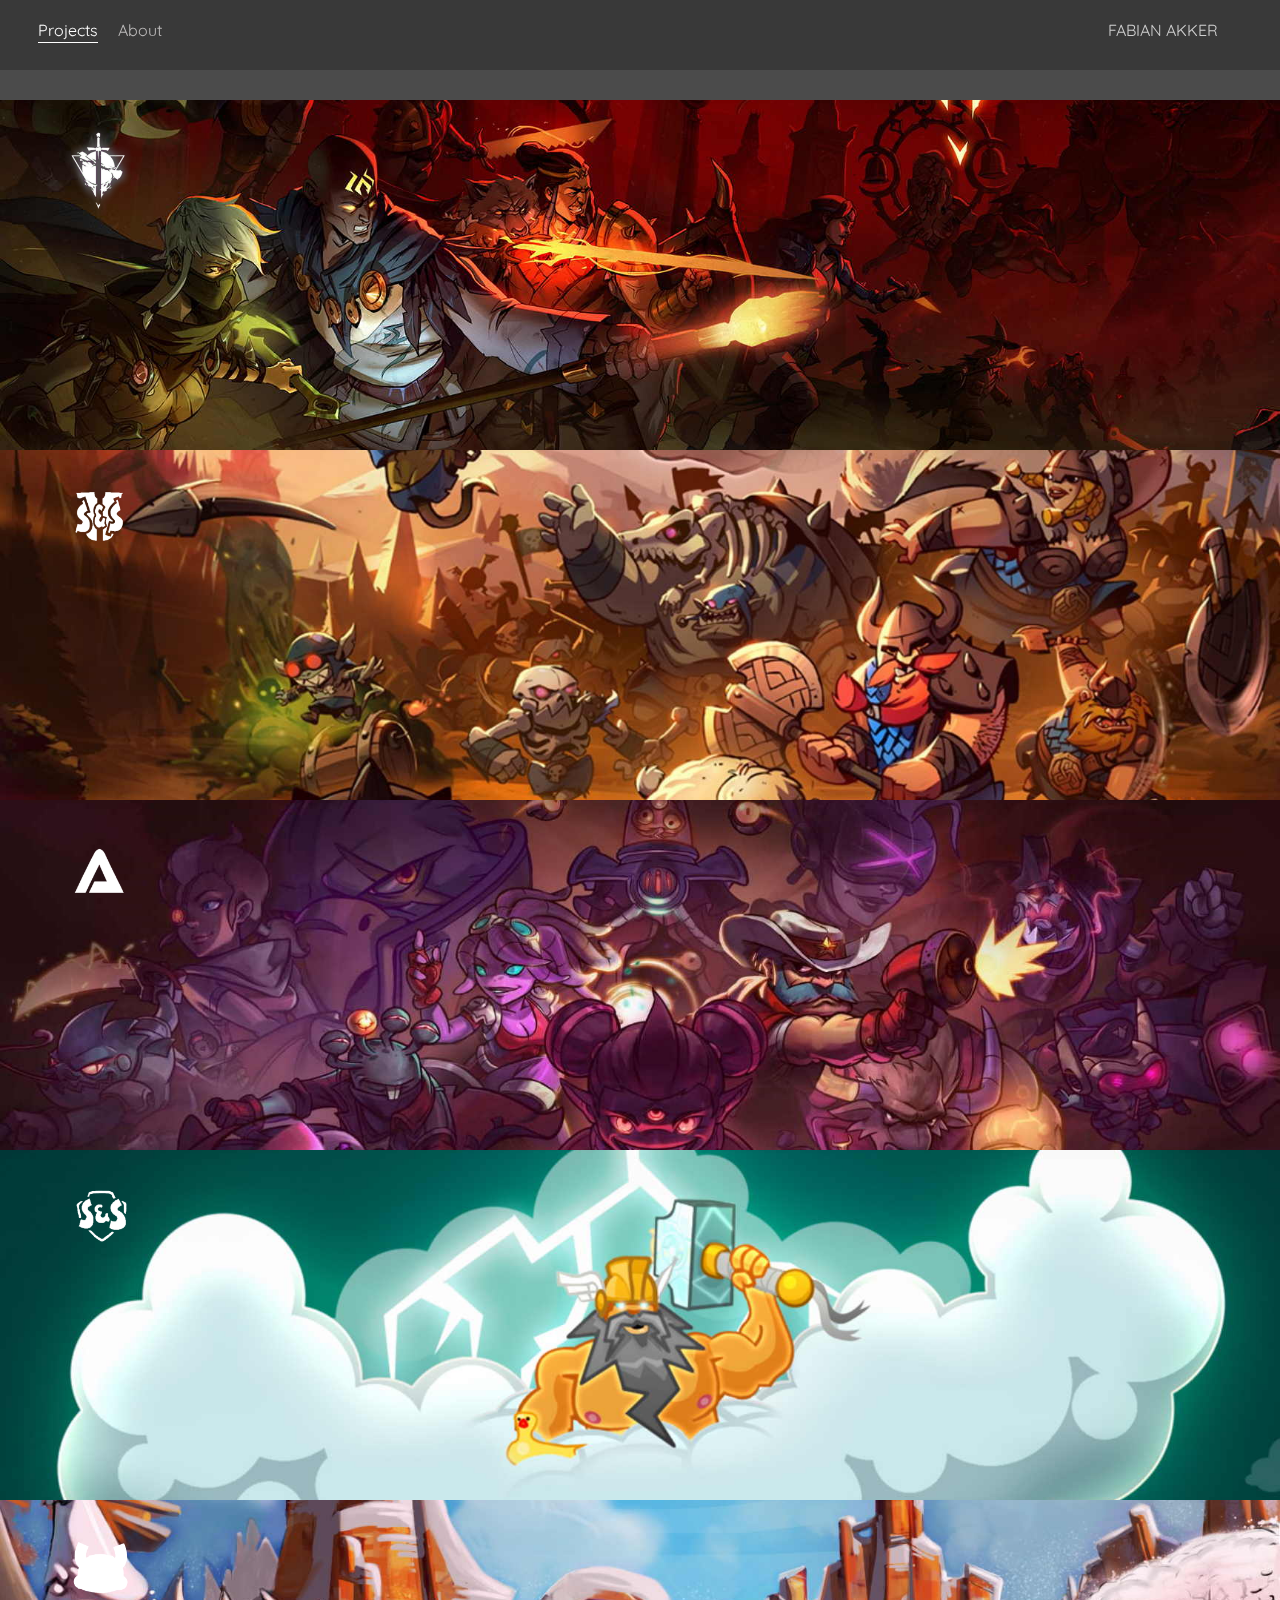
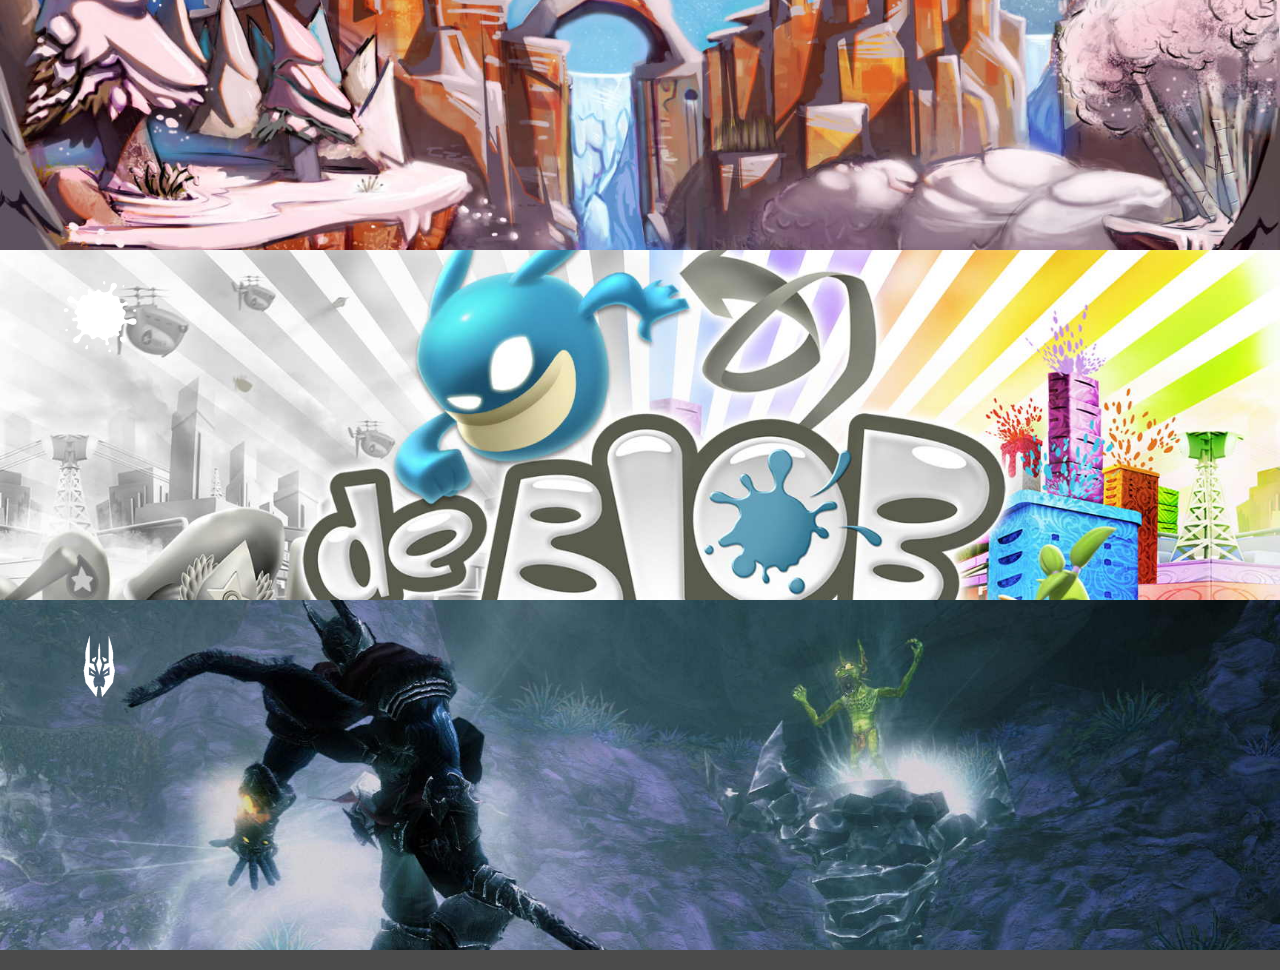
<file: index.html>
<html>
<head>
    <meta charset="utf-8" />
    <title>Fabian Akker - Game Designer</title>
    <link href="https://fonts.googleapis.com/css2?family=Quicksand&display=swap" rel="stylesheet">
    <link rel="stylesheet" href="styles.css">
    <link rel="icon" href="http://fabianakker.com/icon.png">
</head>
<body>
    <div class ="nav-wrapper">
        <div class="nav-wrapper-background">
            <div class="left-side">
                <div class="nav-link-wrapper active-nav-link">
                    <a href="index.html">Projects</a>
                </div>

                <div class="nav-link-wrapper">
                    <a href="about.html">About</a>
                </div>
            </div>
            <div class="right-side">
                <div>FABIAN AKKER</div>
            </div>
        </div>
    </div>
    <div class="container">
        <div class="content-wrapper">
            <div class="portfolio-items-wrapper">
                <a href="project6.html">
                    <div class="portfolio-item-wrapper">
                        <div class="portfolio-img-background" style="background-image:url(images/portfolio06.jpg)">
                        </div>
                        <div class="img-text-wrapper">
                          <div class="logo-wrapper">
                             <img src="images/logos/portfolio06.png">
                         </div>

                         <div class="subtitle">
                            Blightbound is a 3 player class based dungeon crawler, published by Devolver. Release later 2020.
                         </div>
                        
                            <div class="subtitle-role">
                            Lead designer
                            </div>

                         </div>
                     </div>
                </a>
                <a href="project5.html">
                    <div class="portfolio-item-wrapper">
                            <div class="portfolio-img-background" style="background-image:url(images/portfolio05.jpg)">
                            </div>
                        <div class="img-text-wrapper">
                            <div class="logo-wrapper">
                                <img src="images/logos/portfolio05.png">
                            </div>

                            <div class="subtitle">
                                Swords & Soldiers 2 is a sidescrolling RTS. Sequel to the award winning Swords & Soldiers. 
                            </div>
                            
                            <div class="subtitle-role">
                                Lead designer
                            </div>

                        </div>
                    </div>
                </a>
                <a href="project4.html">
                    <div class="portfolio-item-wrapper">
                        <div class="portfolio-img-background" style="background-image:url(images/portfolio04.jpg)">
                        </div>
                        <div class="img-text-wrapper">
                            <div class="logo-wrapper">
                                <img src="images/logos/portfolio04.png">
                            </div>

                            <div class="subtitle">
                                Awesomenauts is a 2D sidescrolling MOBA for console and PC. The game won Best PC/Console Game, Best Visual Design Dutch Game Award and Control Industry Award in 2012.
                            </div>
                            
                            <div class="subtitle-role">
                                Lead designer
                            </div>

                        </div>
                    </div>
                </a>
                <a href="project3.html">
                    <div class="portfolio-item-wrapper">
                        <div class="portfolio-img-background" style="background-image:url(images/portfolio03.jpg)">
                        </div>
                        <div class="img-text-wrapper">
                            <div class="logo-wrapper">
                                <img src="images/logos/portfolio03.png">
                            </div>

                            <div class="subtitle">
                                Swords & Soldiers is a sidescrolling RTS. Won Control Industry Award 2009, Innovative Design Dutch Game Award 2009, best game and best overall project EuroPrix 2009.
                            </div>
                            
                            <div class="subtitle-role">
                                Lead designer
                            </div>

                        </div>
                    </div>
                </a>
                <a href="project2.html">
                    <div class="portfolio-item-wrapper">
                        <div class="portfolio-img-background" style="background-image:url(images/portfolio02.jpg)">
                        </div>
                        <div class="img-text-wrapper">
                            <div class="logo-wrapper">
                                <img src="images/logos/portfolio02.png">
                            </div>

                            <div class="subtitle">
                                Snowball earth is a cancelled project by Ronimo Games for Wii.
                            </div>
                            
                            <div class="subtitle-role">
                                Lead designer
                            </div>

                        </div>
                    </div>
                </a>
                <a href="project1.html">
                    <div class="portfolio-item-wrapper">
                        <div class="portfolio-img-background" style="background-image:url(images/portfolio01.jpg)">
                        </div>
                        <div class="img-text-wrapper">
                            <div class="logo-wrapper">
                                <img src="images/logos/portfolio01.png">
                            </div>

                            <div class="subtitle">
                                De Blob is a creative action game developed as student project at the HKU. The rights were later sold to THQ and the game was recreated for console and PC.
                            </div>

                            <div class="subtitle-role">
                                Lead designer
                            </div>

                        </div>
                    </div>
                </a>
                <a href="project0.html">
                    <div class="portfolio-item-wrapper">
                        <div class="portfolio-img-background" style="background-image:url(images/portfolio00.jpg)">
                        </div>
                        <div class="img-text-wrapper">
                            <div class="logo-wrapper">
                                <img src="images/logos/portfolio00.png">
                            </div>

                            <div class="subtitle">
                                Overlord is an action role-playing game developed by Triumph Studios. Released in 2006.
                            </div>

                            <div class="subtitle-role">
                                Level designer
                            </div>

                        </div>
                    </div>
                </a>
            </div>
        </div>

    </div>
</body>
<script>
    const portfolioItems = document.querySelectorAll('.portfolio-item-wrapper')

    portfolioItems.forEach(portfolioItem => {
        portfolioItem.addEventListener('mouseover', () => {
            console.log(portfolioItem.childNodes[3].classList);
            portfolioItem.childNodes[1].classList.add('img-darken');
            portfolioItem.childNodes[3].classList.add('text-visible');
        })
        portfolioItem.addEventListener('mouseout', () => {
            console.log(portfolioItem.childNodes[1].classList);
            portfolioItem.childNodes[1].classList.remove('img-darken');
            portfolioItem.childNodes[3].classList.remove('text-visible');
        })

    })

</script>
</html>
</file>
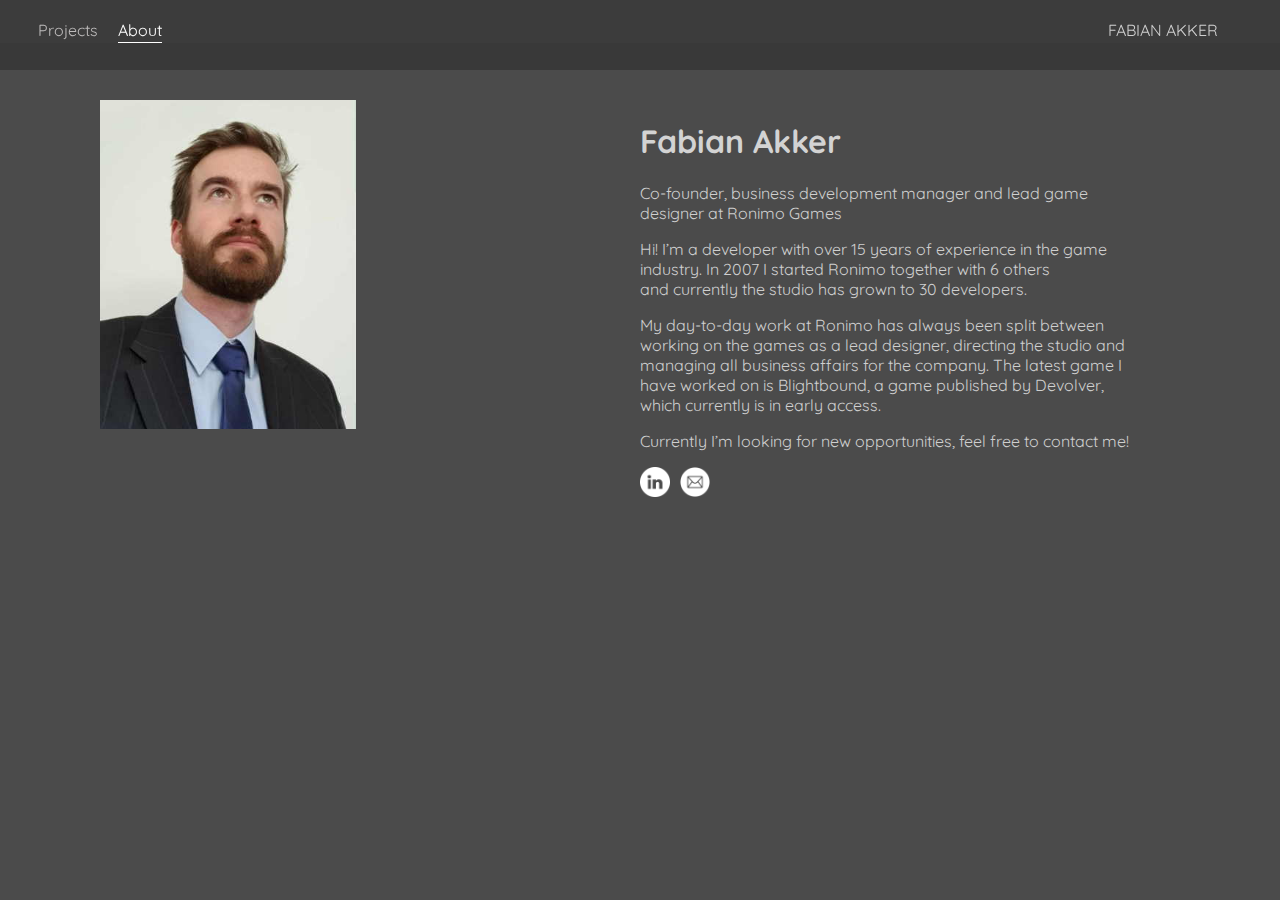
<file: about.html>
<html>
<head>
    <meta charset="utf-8" />
    <title>Fabian Akker - About</title>
    <link href="https://fonts.googleapis.com/css2?family=Quicksand&display=swap" rel="stylesheet">
    <link rel="stylesheet" href="styles.css">
    <link rel="icon" href="http://fabianakker.com/icon.png">
</head>
<body>
    <div class ="nav-wrapper">
        <div class="nav-wrapper-background" style="background-image:url(images/backdrop.jpg)">
            <div class="left-side">
                <div class="nav-link-wrapper">
                    <a href="index.html">Projects</a>
                </div>

                <div class="nav-link-wrapper active-nav-link">
                    <a href="about.html">About</a>
                </div>
            </div>
            <div class="right-side">
                <div>FABIAN AKKER</div>
            </div>
        </div>
    </div>
    <div class="container">
        <div class="content-wrapper">
            <div class="two-column-about-wrapper">
                <div class="profile-image-wrapper">
                    <img src="images/profile.jpg">
                </div>
                <div class="profile-content-about-wrapper">
                    <h1>Fabian Akker</h1>
                    <p>Co-founder, business development manager and lead game designer at Ronimo Games</p>
                    <p>Hi! I’m a developer with over 15 years of experience in the game industry. In 2007 I started Ronimo together with 6 others and currently the studio has grown to 30 developers. </p>
                    <p>My day-to-day work at Ronimo has always been split between working on the games as a lead designer, directing the studio and managing all business affairs for the company. The latest game I have worked on is Blightbound, a game published by Devolver, which currently is in early access.</p>
                    <p>Currently I’m looking for new opportunities, feel free to contact me!</p>
                    <div class="img-wrapper-contact">
                        <a href="https://www.linkedin.com/in/fabianakker">
                            <img src="images/linkedin.png">
                        </a>
                        <span class="space">
                        </span>
                        <a  href="mailto:fabianakker@gmail.com">
                            <img src="images/email.png">
                        </a>
                </div>
            </div>
        </div>

    </div>
</body>
</html>
</file>
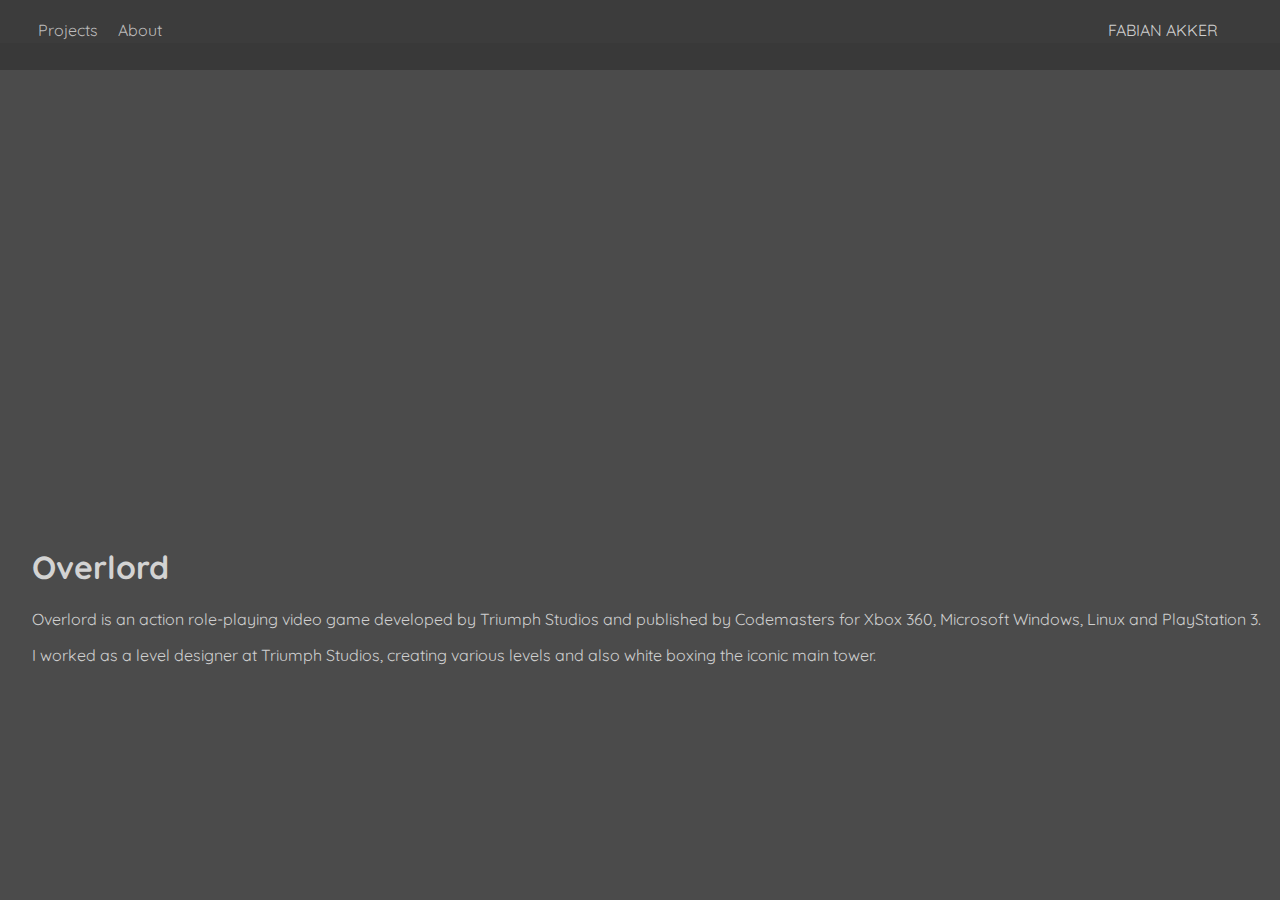
<file: project0.html>
<html>
<head>
    <meta charset="utf-8" />
    <title>Fabian Akker - Overlord</title>
    <link href="https://fonts.googleapis.com/css2?family=Quicksand&display=swap" rel="stylesheet">
    <link rel="stylesheet" href="styles.css">
    <link rel="icon" href="http://fabianakker.com/icon.png">
</head>
<body>
    <div class ="nav-wrapper">
        <div class="nav-wrapper-background" style="background-image:url(images/backdrop.jpg)">
            <div class="left-side">
                <div class="nav-link-wrapper">
                    <a href="index.html">Projects</a>
                </div>

                <div class="nav-link-wrapper">
                    <a href="about.html">About</a>
                </div>
            </div>
            <div class="right-side">
                <div>FABIAN AKKER</div>
            </div>
        </div>
    </div>
    <div class="container">
        <div class="content-wrapper">
            <div class="two-column-wrapper">

                <div class="video-wrapper">
                    <iframe width="728" height="410" src="https://www.youtube.com/embed/r4uIDw6tp8k" frameborder="0" allow="accelerometer; autoplay; encrypted-media; gyroscope; picture-in-picture" allowfullscreen></iframe>
                </div>

                <div class="profile-content-wrapper">
                    <h1>Overlord</h1>

                    <p>Overlord is an action role-playing video game developed by Triumph Studios and published by Codemasters for Xbox 360, Microsoft Windows, Linux and PlayStation 3.</p>
                    <p>I worked as a level designer at Triumph Studios, creating various levels and also white boxing the iconic main tower.</p> 

                </div>
            </div>
        </div>

    </div>
</body>
</html>
</file>
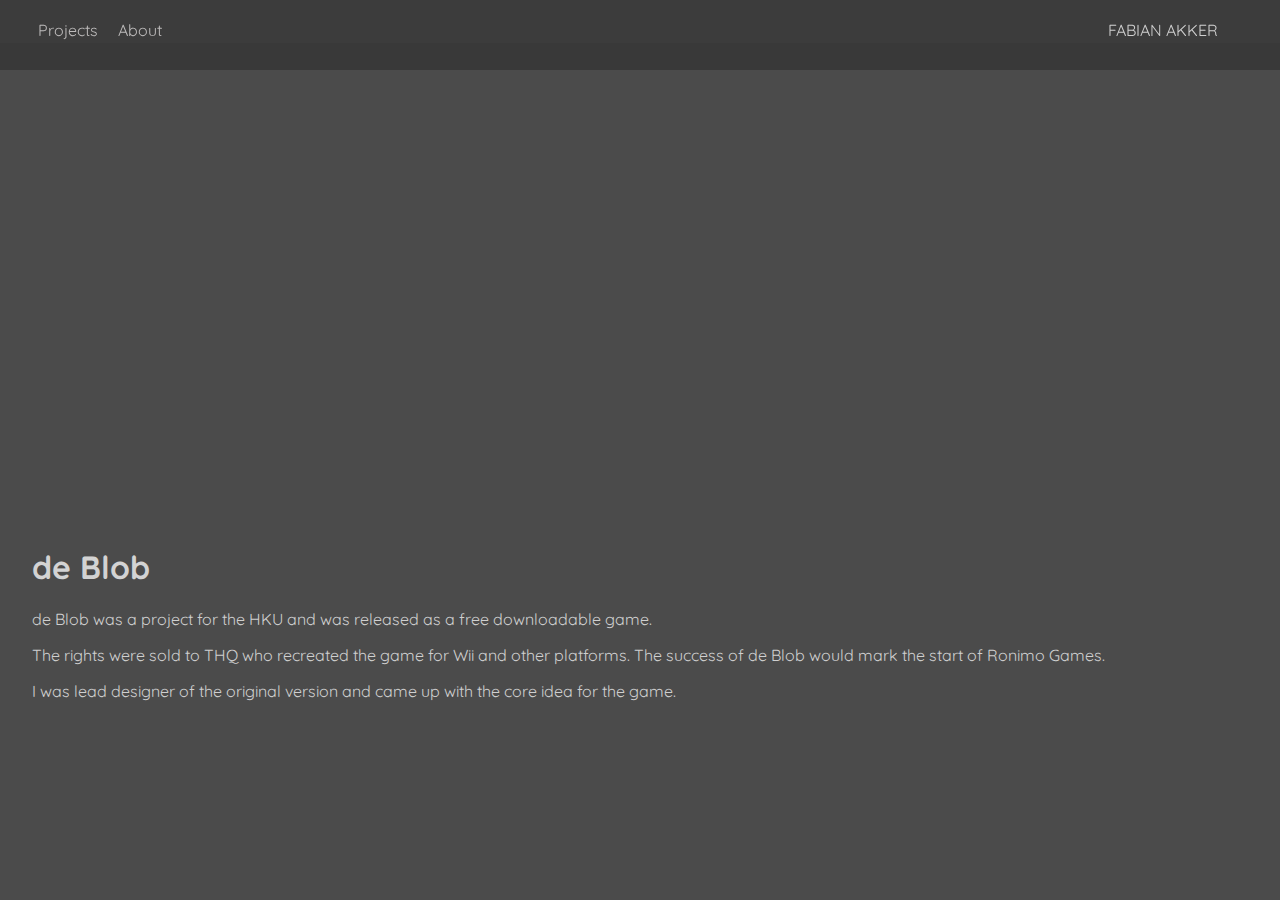
<file: project1.html>
<html>
<head>
    <meta charset="utf-8" />
    <title>Fabian Akker - de Blob</title>
    <link href="https://fonts.googleapis.com/css2?family=Quicksand&display=swap" rel="stylesheet">
    <link rel="stylesheet" href="styles.css">
    <link rel="icon" href="http://fabianakker.com/icon.png">
</head>
<body>
    <div class ="nav-wrapper">
        <div class="nav-wrapper-background" style="background-image:url(images/backdrop.jpg)">
            <div class="left-side">
                <div class="nav-link-wrapper">
                    <a href="index.html">Projects</a>
                </div>

                <div class="nav-link-wrapper">
                    <a href="about.html">About</a>
                </div>
            </div>
            <div class="right-side">
                <div>FABIAN AKKER</div>
            </div>
        </div>
    </div>
    <div class="container">
        <div class="content-wrapper">
            <div class="two-column-wrapper">

                <div class="video-wrapper">
                    <iframe width="728" height="410" src="https://www.youtube.com/embed/hA9e4DYKJ90" frameborder="0" allow="accelerometer; autoplay; encrypted-media; gyroscope; picture-in-picture" allowfullscreen></iframe>
                </div>

                <div class="profile-content-wrapper">
                    <h1>de Blob</h1>

                    <p>de Blob was a project for the HKU and was released as a free downloadable game.</p>
                    <p>The rights were sold to THQ who recreated the game for Wii and other platforms. The success of de Blob would mark the start of Ronimo Games.</p>
                    <p>I was lead designer of the original version and came up with the core idea for the game.</p>
                    
                </div>
            </div>
        </div>

    </div>
</body>
</html>
</file>
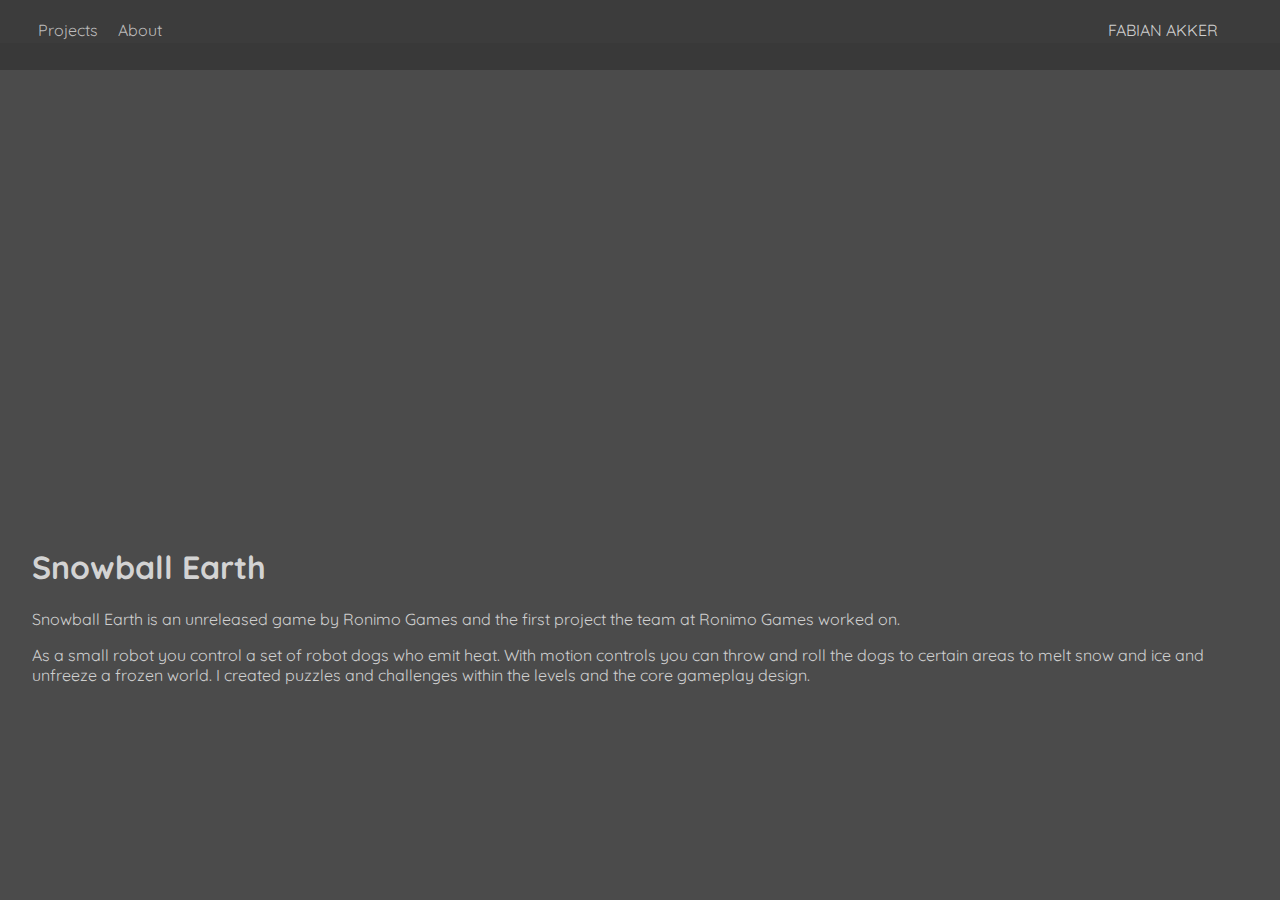
<file: project2.html>
<html>
<head>
    <meta charset="utf-8" />
    <title>Fabian Akker - Snowball Earth</title>
    <link href="https://fonts.googleapis.com/css2?family=Quicksand&display=swap" rel="stylesheet">
    <link rel="stylesheet" href="styles.css">
    <link rel="icon" href="http://fabianakker.com/icon.png">
</head>
<body>
    <div class ="nav-wrapper">
        <div class="nav-wrapper-background" style="background-image:url(images/backdrop.jpg)">
            <div class="left-side">
                <div class="nav-link-wrapper">
                    <a href="index.html">Projects</a>
                </div>

                <div class="nav-link-wrapper">
                    <a href="about.html">About</a>
                </div>
            </div>
            <div class="right-side">
                <div>FABIAN AKKER</div>
            </div>
        </div>
    </div>
    <div class="container">
        <div class="content-wrapper">
            <div class="two-column-wrapper">

                <div class="video-wrapper">
                    <iframe width="728" height="410" src="https://www.youtube.com/embed/Cae6wYVeDrI" frameborder="0" allow="accelerometer; autoplay; encrypted-media; gyroscope; picture-in-picture" allowfullscreen></iframe>
                </div>

                <div class="profile-content-wrapper">
                    <h1>Snowball Earth</h1>

                    <p>Snowball Earth is an unreleased game by Ronimo Games and the first project the team at Ronimo Games worked on.</p>
                    <p>As a small robot you control a set of robot dogs who emit heat. With motion controls you can throw and roll the dogs to certain areas to melt snow and ice and unfreeze a frozen world. I created puzzles and challenges within the levels and the core gameplay design.</p>
                    
                </div>
            </div>
        </div>

    </div>
</body>
</html>
</file>
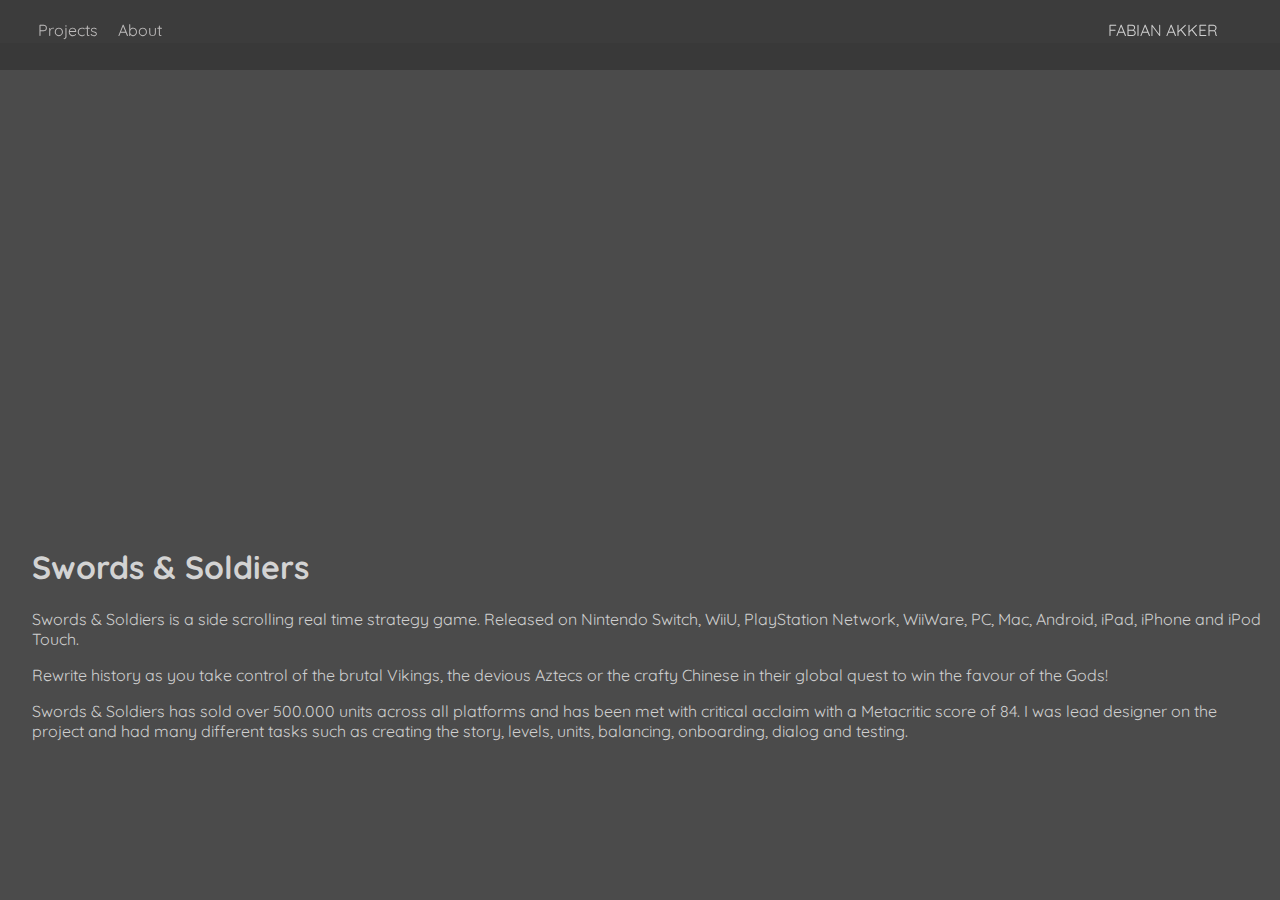
<file: project3.html>
<html>
<head>
    <meta charset="utf-8" />
    <title>Fabian Akker - Swords & Soldiers</title>
    <link href="https://fonts.googleapis.com/css2?family=Quicksand&display=swap" rel="stylesheet">
    <link rel="stylesheet" href="styles.css">
    <link rel="icon" href="http://fabianakker.com/icon.png">
</head>
<body>
    <div class ="nav-wrapper">
        <div class="nav-wrapper-background" style="background-image:url(images/backdrop.jpg)">
            <div class="left-side">
                <div class="nav-link-wrapper">
                    <a href="index.html">Projects</a>
                </div>

                <div class="nav-link-wrapper">
                    <a href="about.html">About</a>
                </div>
            </div>
            <div class="right-side">
                <div>FABIAN AKKER</div>
            </div>
        </div>
    </div>
    <div class="container">
        <div class="content-wrapper">
            <div class="two-column-wrapper">

                <div class="video-wrapper">
                    <iframe width="728" height="410" src="https://www.youtube.com/embed/FlCd1RpZLkk" frameborder="0" allow="accelerometer; autoplay; encrypted-media; gyroscope; picture-in-picture" allowfullscreen></iframe>
                </div>

                <div class="profile-content-wrapper">
                    <h1>Swords & Soldiers</h1>

                    <p>Swords & Soldiers is a side scrolling real time strategy game. Released on Nintendo Switch, WiiU, PlayStation Network, WiiWare, PC, Mac, Android, iPad, iPhone and iPod Touch.</p>
                    <p>Rewrite history as you take control of the brutal Vikings, the devious Aztecs or the crafty Chinese in their global quest to win the favour of the Gods!</p>
                    <p>Swords & Soldiers has sold over 500.000 units across all platforms and has been met with critical acclaim with a Metacritic score of 84. I was lead designer on the project and had many different tasks such as creating the story, levels, units, balancing, onboarding, dialog and testing.</p>
                    
                </div>
            </div>
        </div>

    </div>
</body>
</html>
</file>
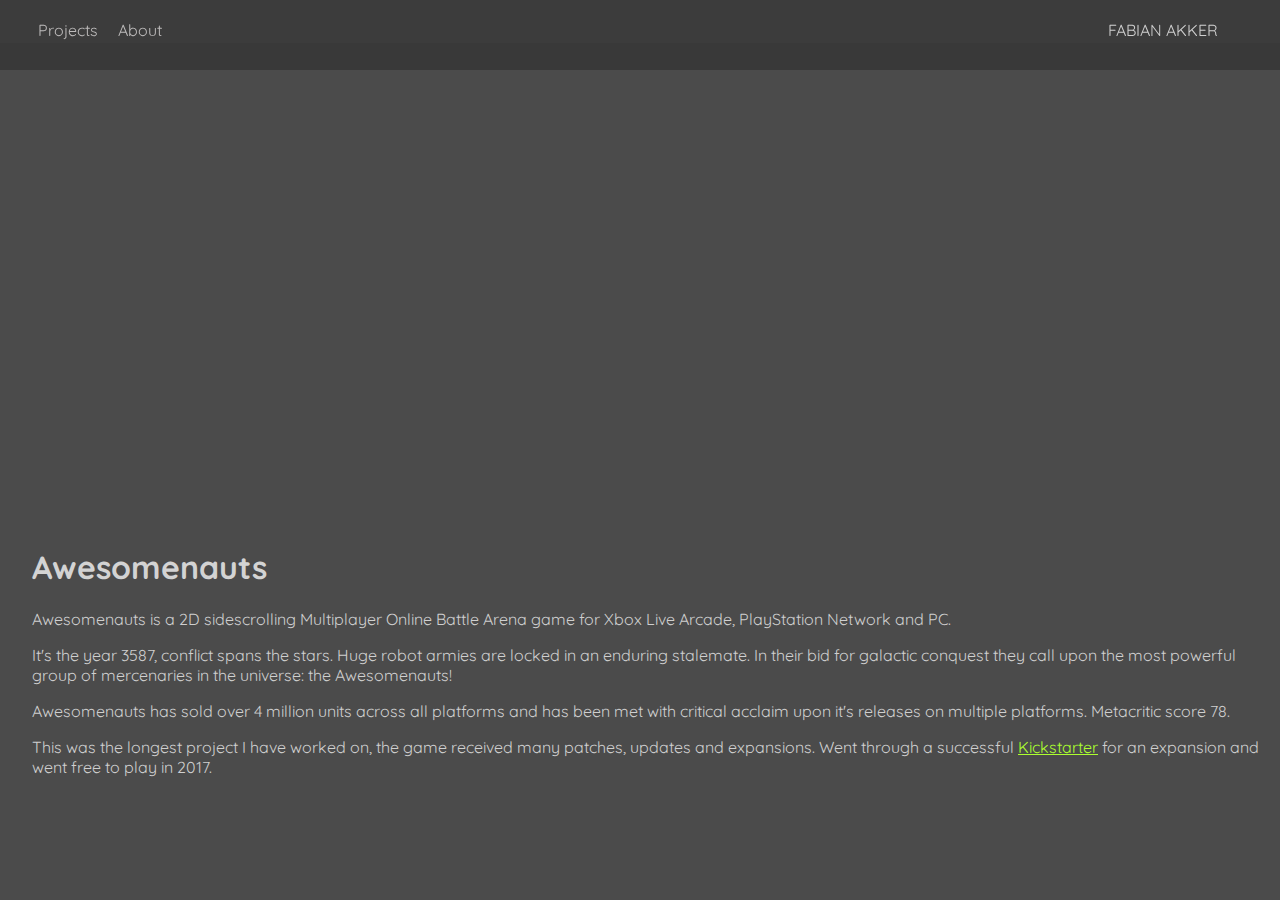
<file: project4.html>
<html>
<head>
    <meta charset="utf-8" />
    <title>Fabian Akker - Awesomenauts</title>
    <link href="https://fonts.googleapis.com/css2?family=Quicksand&display=swap" rel="stylesheet">
    <link rel="stylesheet" href="styles.css">
    <link rel="icon" href="http://fabianakker.com/icon.png">
</head>
<body>
    <div class ="nav-wrapper">
        <div class="nav-wrapper-background" style="background-image:url(images/backdrop.jpg)">
            <div class="left-side">
                <div class="nav-link-wrapper">
                    <a href="index.html">Projects</a>
                </div>

                <div class="nav-link-wrapper">
                    <a href="about.html">About</a>
                </div>
            </div>
            <div class="right-side">
                <div>FABIAN AKKER</div>
            </div>
        </div>
    </div>
    <div class="container">
        <div class="content-wrapper">
            <div class="two-column-wrapper">

                <div class="video-wrapper">
                    <iframe width="728" height="410" src="https://www.youtube.com/embed/FPT5Mi7IGMQ" frameborder="0" allow="accelerometer; autoplay; encrypted-media; gyroscope; picture-in-picture" allowfullscreen></iframe>
                </div>

                <div class="profile-content-wrapper">
                    <h1>Awesomenauts</h1>

                    <p>Awesomenauts is a 2D sidescrolling Multiplayer Online Battle Arena game for Xbox Live Arcade, PlayStation Network and PC.</p>
                    <p>It's the year 3587, conflict spans the stars. Huge robot armies are locked in an enduring stalemate. In their bid for galactic conquest they call upon the most powerful group of mercenaries in the universe: the Awesomenauts!</p>
                    <p>Awesomenauts has sold over 4 million units across all platforms and has been met with critical acclaim upon it's releases on multiple platforms. Metacritic score 78.</p>
                    <p>This was the longest project I have worked on, the game received many patches, updates and expansions. Went through a successful <a href="https://www.kickstarter.com/projects/ronimo/awesomenauts-starstorm" class="wrapper-link">Kickstarter</a> for an expansion and went free to play in 2017.</p>
                    
                </div>
            </div>
        </div>

    </div>
</body>
</html>
</file>
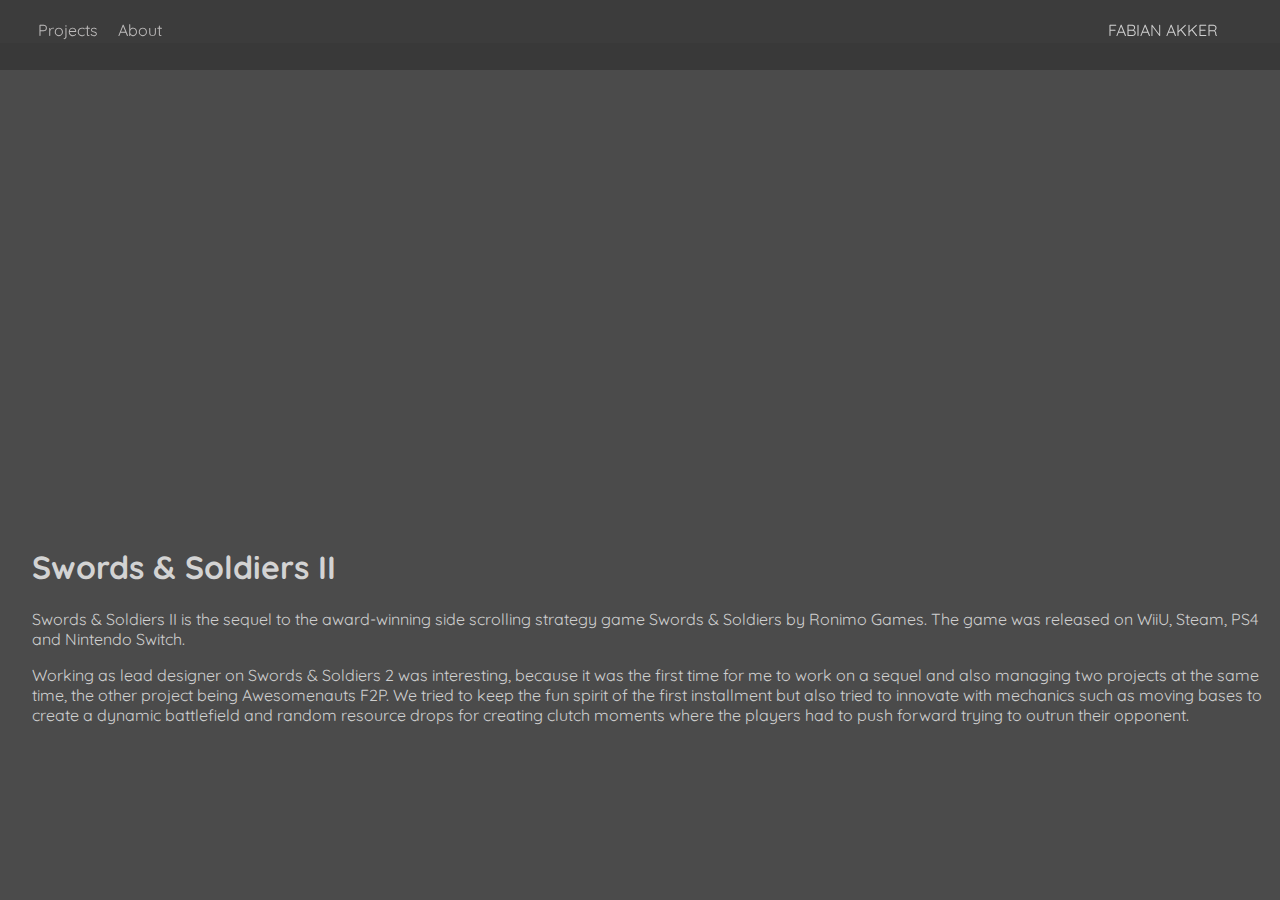
<file: project5.html>
<html>
<head>
    <meta charset="utf-8" />
    <title>Fabian Akker - Swords & Soldiers II</title>
    <link href="https://fonts.googleapis.com/css2?family=Quicksand&display=swap" rel="stylesheet">
    <link rel="stylesheet" href="styles.css">
    <link rel="icon" href="http://fabianakker.com/icon.png">
</head>
<body>
    <div class ="nav-wrapper">
        <div class="nav-wrapper-background" style="background-image:url(images/backdrop.jpg)">
            <div class="left-side">
                <div class="nav-link-wrapper">
                    <a href="index.html">Projects</a>
                </div>

                <div class="nav-link-wrapper">
                    <a href="about.html">About</a>
                </div>
            </div>
            <div class="right-side">
                <div>FABIAN AKKER</div>
            </div>
        </div>
    </div>
    <div class="container">
        <div class="content-wrapper">
            <div class="two-column-wrapper">

                <div class="video-wrapper">
                    <iframe width="728" height="410" src="https://www.youtube.com/embed/9Qu-YxDrtGs" frameborder="0" allow="accelerometer; autoplay; encrypted-media; gyroscope; picture-in-picture" allowfullscreen></iframe>
                </div>

                <div class="profile-content-wrapper">
                    <h1>Swords & Soldiers II</h1>

                    <p>Swords & Soldiers II is the sequel to the award-winning side scrolling strategy game Swords & Soldiers by Ronimo Games. The game was released on WiiU, Steam, PS4 and Nintendo Switch.</p>
                    <p>Working as lead designer on Swords & Soldiers 2 was interesting, because it was the first time for me to work on a sequel and also managing two projects at the same time, the other project being Awesomenauts F2P. We tried to keep the fun spirit of the first installment but also tried to innovate with mechanics such as moving bases to create a dynamic battlefield and random resource drops for creating clutch moments where the players had to push forward trying to outrun their opponent.</p>
                    
                </div>
            </div>
        </div>

    </div>
</body>
</html>
</file>
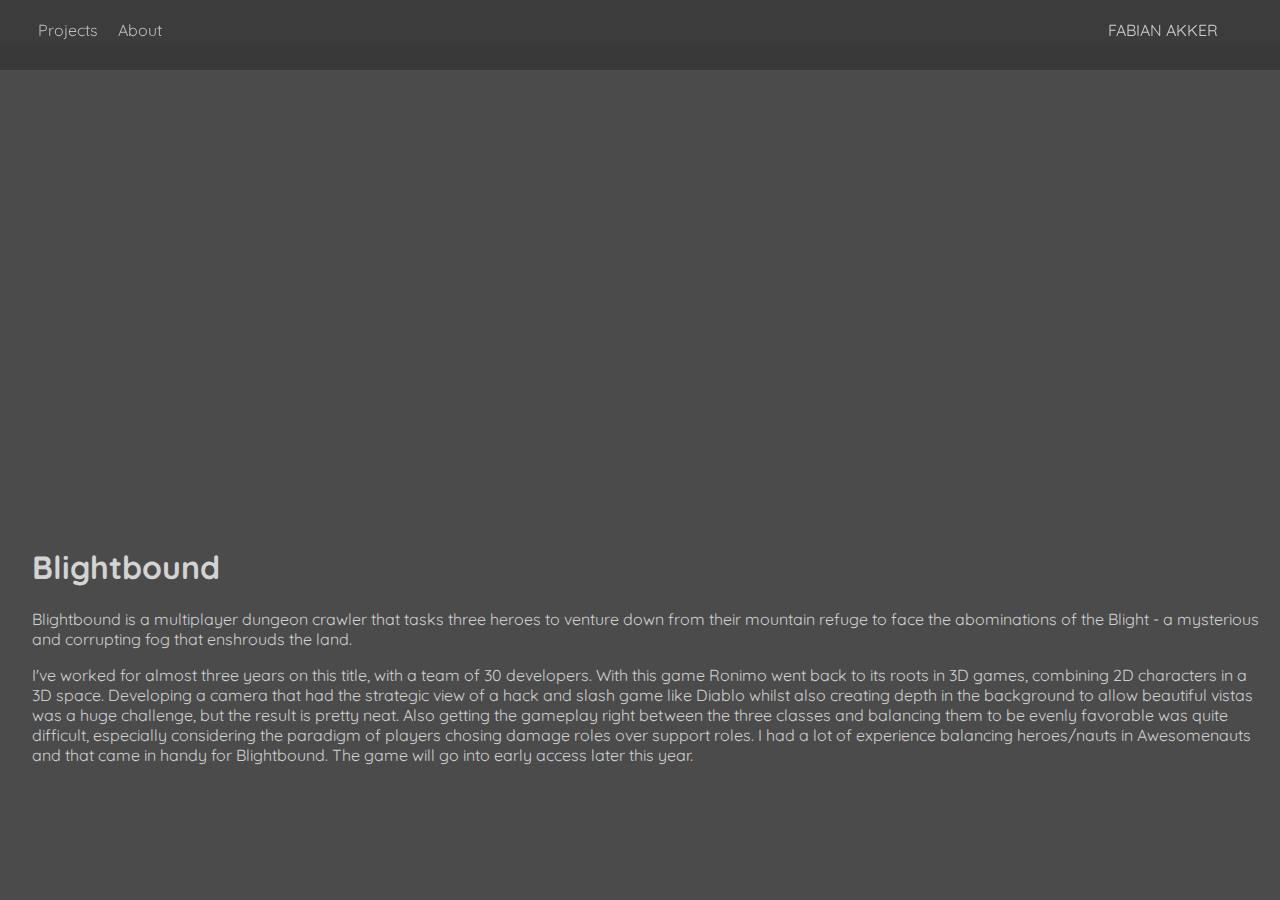
<file: project6.html>
<html>
<head>
    <meta charset="utf-8" />
    <title>Fabian Akker - Blightbound</title>
    <link href="https://fonts.googleapis.com/css2?family=Quicksand&display=swap" rel="stylesheet">
    <link rel="stylesheet" href="styles.css">
    <link rel="icon" href="http://fabianakker.com/icon.png">
</head>
<body>
    <div class ="nav-wrapper">
        <div class="nav-wrapper-background" style="background-image:url(images/backdrop.jpg)">
            <div class="left-side">
                <div class="nav-link-wrapper">
                    <a href="index.html">Projects</a>
                </div>

                <div class="nav-link-wrapper">
                    <a href="about.html">About</a>
                </div>
            </div>
            <div class="right-side">
                <div>FABIAN AKKER</div>
            </div>
        </div>
    </div>
    <div class="container">
        <div class="content-wrapper">
            <div class="two-column-wrapper">

                <div class="video-wrapper">
                    <iframe width="728" height="410" src="https://www.youtube.com/embed/iYcnB9BLFs4" frameborder="0" allow="accelerometer; autoplay; encrypted-media; gyroscope; picture-in-picture" allowfullscreen></iframe>
                </div>

                <div class="profile-content-wrapper">
                    <h1>Blightbound</h1>

                    <p>Blightbound is a multiplayer dungeon crawler that tasks three heroes to venture down from their mountain refuge to face the abominations of the Blight - a mysterious and corrupting fog that enshrouds the land.</p>
                    <p>I've worked for almost three years on this title, with a team of 30 developers. With this game Ronimo went back to its roots in 3D games, combining 2D characters in a 3D space. Developing a camera that had the strategic view of a hack and slash game like Diablo whilst also creating depth in the background to allow beautiful vistas was a huge challenge, but the result is pretty neat. Also getting the gameplay right between the three classes and balancing them to be evenly favorable was quite difficult, especially considering the paradigm of players chosing damage roles over support roles. I had a lot of experience balancing heroes/nauts in Awesomenauts and that came in handy for Blightbound. The game will go into early access later this year.</p>
                    
                </div>
            </div>
        </div>

    </div>
</body>
</html>
</file>
<file: styles.css>
/* Master Styles*/
body {
    font-family: 'Quicksand', sans-serif;
    margin: 0px;
    background-color:rgb(75,75,75);
}

.container {
    display: grid;
    grid-template-columns: 1fr;
    background-color:rgb(75,75,75);
    color: rgb(207, 207, 207);
}
.nav-wrapper {
    position: fixed;
    width: 100%;
    height: 70px;
    background-color:rgb(55,55,55,0.9);
    z-index: 1;
}

.nav-wrapper-background {
    width: 100%;
    z-index: 1;
    display: flex;
    justify-content: space-between;
    background-size: cover;
    background-position: center;
    background-repeat: no-repeat;
    padding-left: 38px;
    padding-top: 20px;
}

.left-side {
    display: flex;
}

.right-side {
    display: flex;
    color: rgb(207, 207, 207);
    padding-right: 100px;
    text-transform: uppercase;
}

.nav-wrapper > .left-side > div {
    margin-right: 20px;
    font-size: 36px;
}

.nav-link-wrapper {
    height: 22px;
    color: white;
    border-bottom: 1px solid transparent;
    transition: border-bottom 0.5s;
    margin-right: 20px;
}

.nav-link-wrapper a {
    color: #bdbbbb;
    text-decoration: none;
    transition: color 0.5s;
}

.nav-link-wrapper:hover{
    border-bottom: 1px solid darkgrey;
}

.nav-link-wrapper a:hover{
    color: darkgrey;
}

.active-nav-link {
    border-bottom: 1px solid white;
}

.active-nav-link a{
    color: white !important;
}
/*Portfolio styles*/

.portfolio-items-wrapper {
    margin-top: 100px;
    display: grid;
    grid-template-columns: 1fr;
}

.portfolio-item-wrapper {
    position: relative;
    opacity: 1;
    transition: opacity .55s ease-in-out;
    -moz-transition: opacity .55s ease-in-out;
    -webkit-transition: opacity .55s ease-in-out;
}

.portfolio-item-wrapper:hover {
    opacity: 1.0;
    transition: opacity .55s ease-in-out;
    -moz-transition: opacity .55s ease-in-out;
    -webkit-transition: opacity .55s ease-in-out;
}

.portfolio-img-background {
    height: 350px;
    width: 100%;
    background-size: cover;
    background-position: center;
    background-repeat: no-repeat;
}

.portfolio-img-background:hover {
    width: 100%;
    background-size: cover;
    background-position: center;
    background-repeat: no-repeat;
}

.img-text-wrapper {
    position: absolute;
    top: 20px;
    display: -webkit-box;
    -webkit-box-orient: vertical;
    max-width: 800px;
    align-items: left;
    height: 100%;
    text-align: left;
    padding-left: 50px;
    padding-right: 50px;
}

.logo-wrapper img {
    width: 100px;
}


.img-text-wrapper .subtitle {
    transition: 1s;
    font-weight: 600;
    color: transparent;
    text-align: left;
}


.img-text-wrapper .subtitle-role {
    transition: 1s;
    font-weight: 600;
    padding-top: 10px;
    color: transparent;
}

.text-visible .subtitle{
    color: white;
}

.text-visible .subtitle-role{
    color: lightgrey;
}

.img-darken {
    transition: 1s;
    filter: brightness(70%);
    height: 400px;
}

.video-wrapper {
    position: relative;
    size: 0;
}



/*about page*/
.two-column-wrapper {
    display: grid;
    grid-template-columns: 1fr 1fr;
}

.two-column-about-wrapper {
    display: grid;
    grid-template-columns: 1fr 1fr;
}

.profile-image-wrapper img{
    padding-left: 100px;
    padding-top: 100px;
    width: 40%;
}

.profile-content-wrapper {
    padding-top: 100px;
    padding-right: 150px;
    padding-bottom: 100px;
}

.profile-content-wrapper h1{
    color: lightgray;
}

.profile-content-about-wrapper {
    padding-top: 100px;
    padding-right: 150px;
    padding-bottom: 100px;
}

.profile-content-about-wrapper h1{
    color: lightgray;
}

.video-wrapper {
    position: center;
    padding-top: 100px;
    padding-left: 50px;  
}

.videobutton-wrapper {
    width: 10%;
}


.wrapper-link {
    color: greenyellow;
}

.img-wrapper-contact {
    text-decoration: none !important;
    border-width: 0px;
}

.img-wrapper-contact img{
    float: left;
    padding-right: 10px;
    width: 30px;
    text-decoration: none !important;
    border-width: 0px;
}

.space {
    margin-right: 50px;
    text-decoration: none;
}


@media (max-width: 1200px) {
    .two-column-about-wrapper {
        display: grid;
        grid-template-columns: 1fr;
        text-align: left;
        padding-left: 2rem;
        
    }
    .profile-content-about-wrapper {
        padding-top: 1rem;
        padding-right: 1rem;
        padding-bottom: 3rem;
    }
    .profile-image-wrapper img{
        padding-left: 0;
        padding-top: 8rem;
        width: 200px;
    }

}


@media (max-width: 1550px) {
    .two-column-wrapper {
        display: grid;
        grid-template-columns: 1fr;
        text-align: left;
        padding-left: 2rem;
        
    }
    .profile-content-wrapper {
        padding-top: 1rem;
        padding-right: 1rem;
        padding-bottom: 3rem;
    }
    .video-wrapper {
        position: center;
        padding-top: 100px;
        padding-left: 0;  
    }
}
</file>
